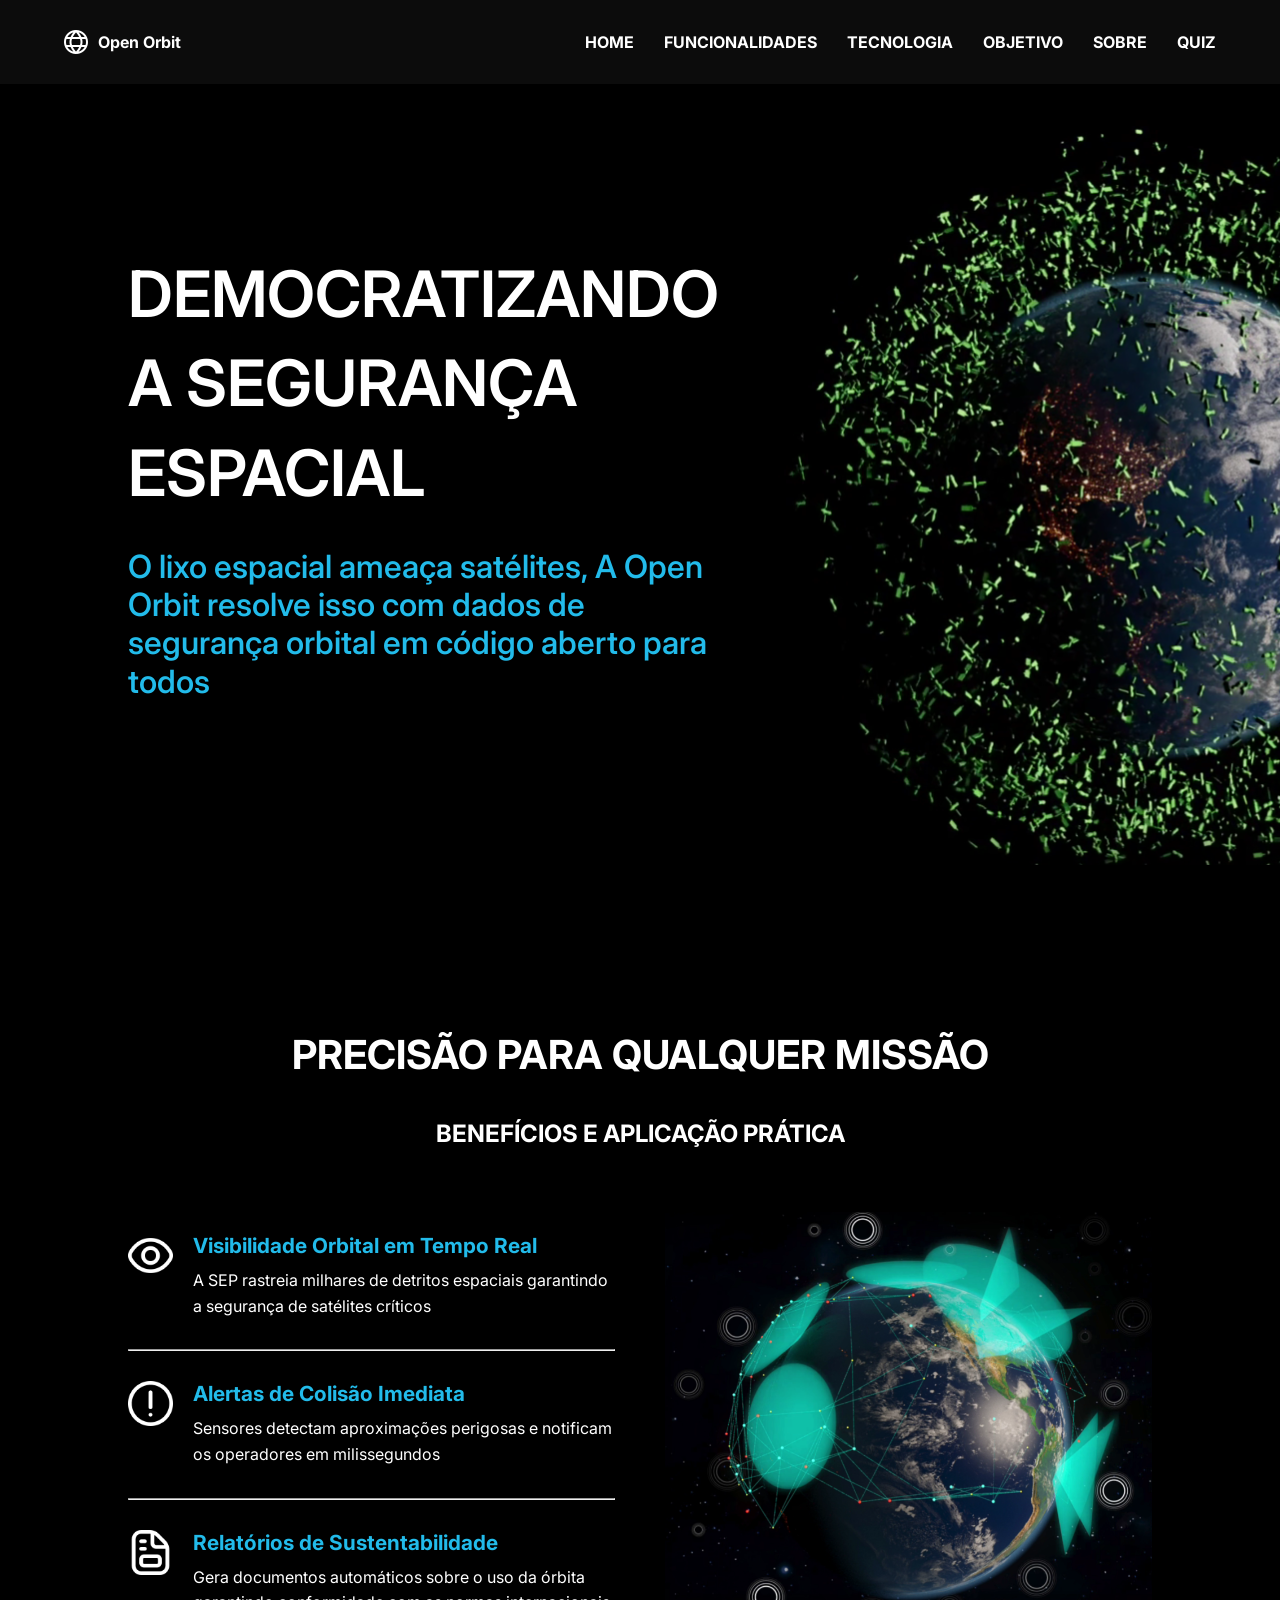
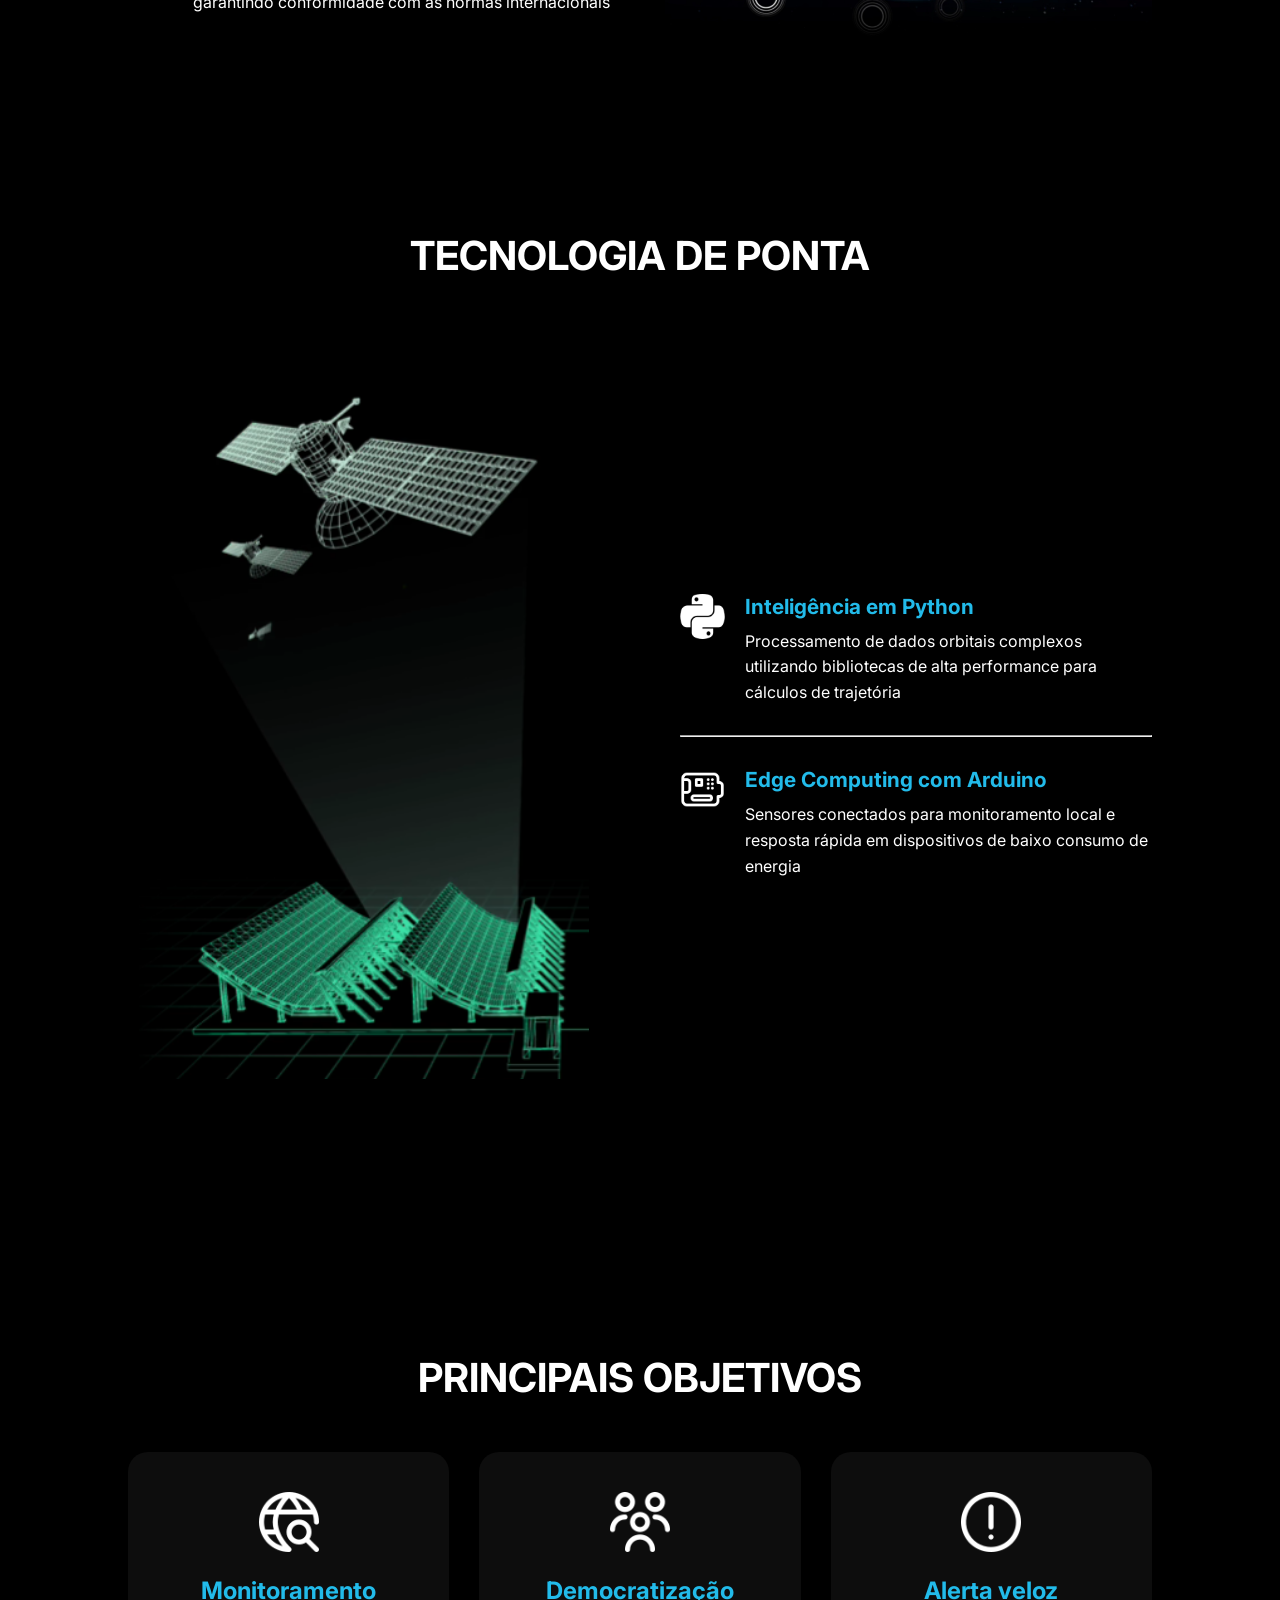
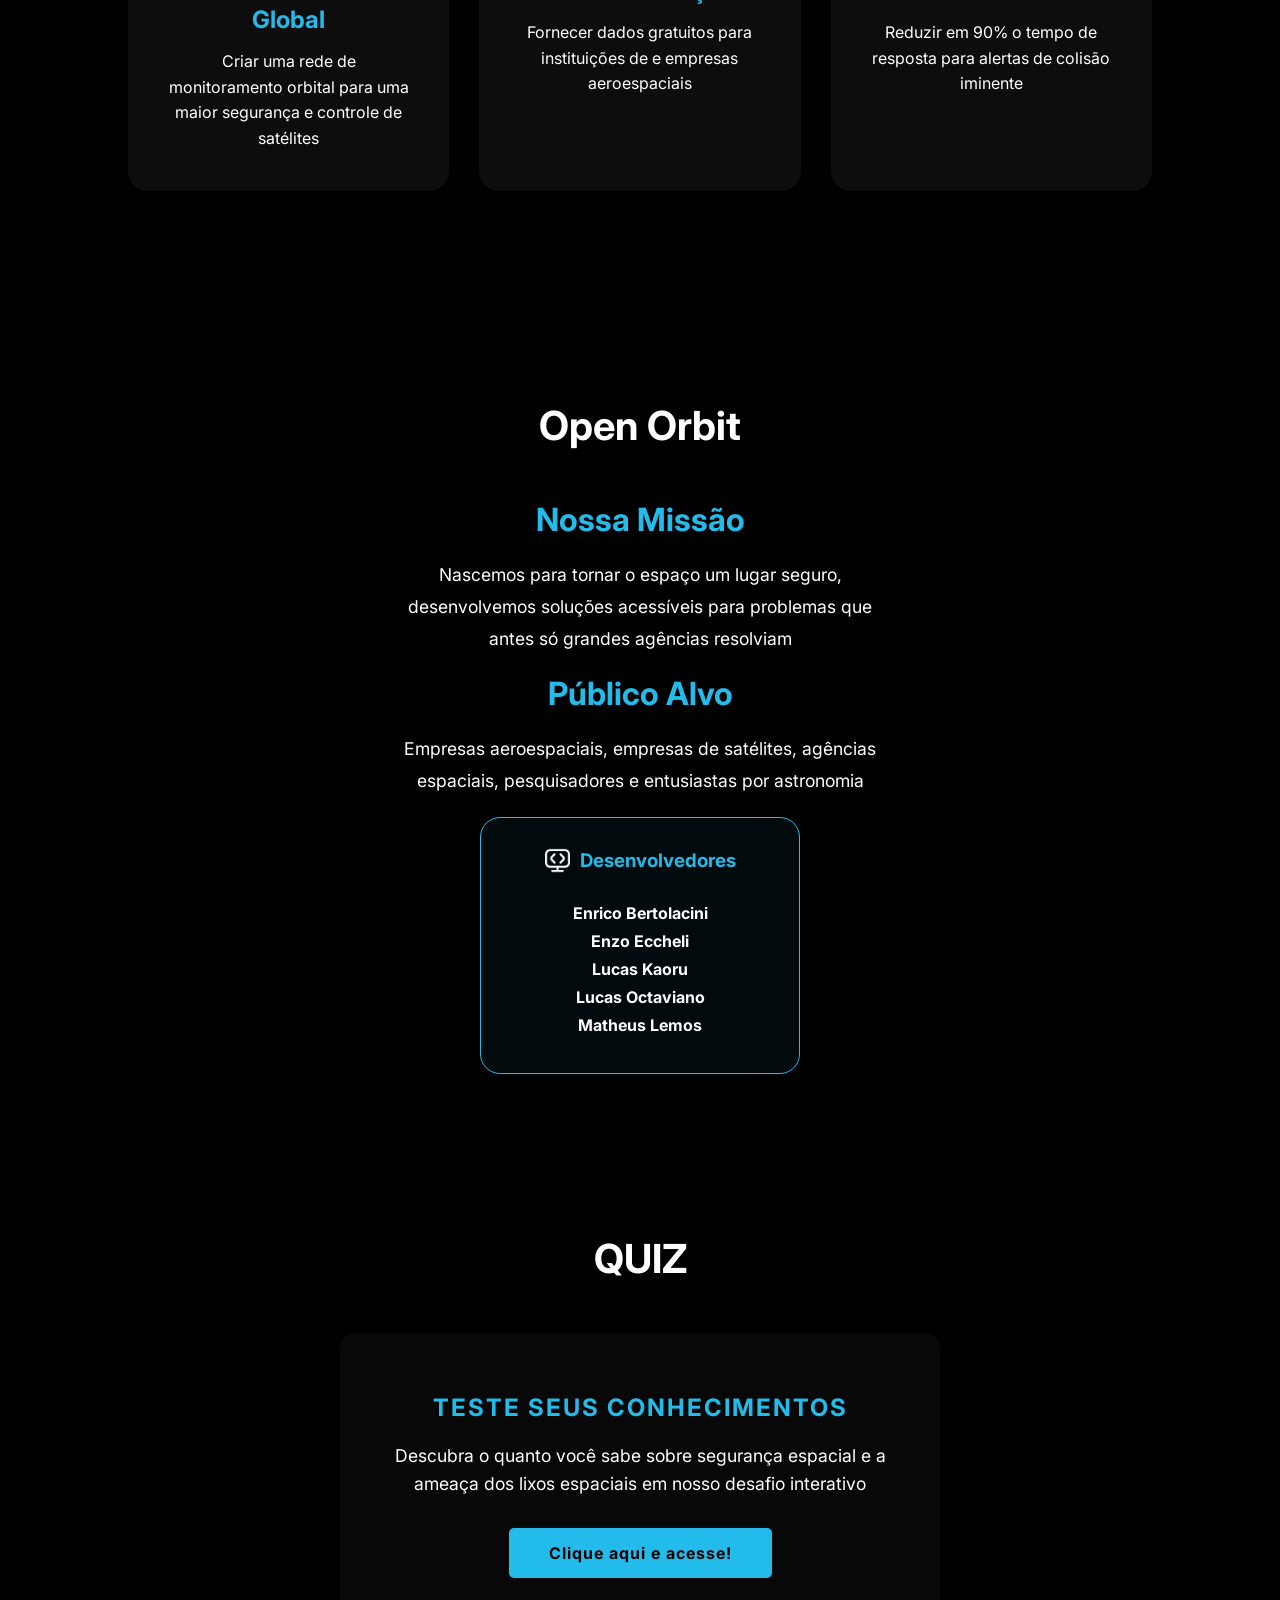
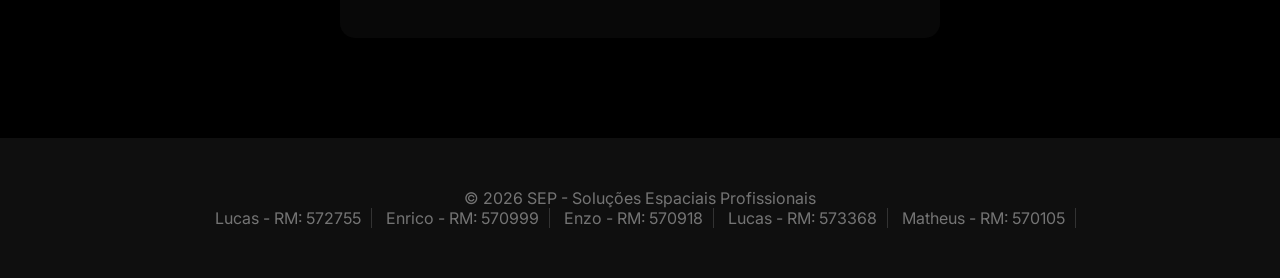
<file: index.html>
<!DOCTYPE html>
<html lang="pt-BR">
<head>
    <meta charset="UTF-8">
    <meta name="viewport" content="width=device-width, initial-scale=1.0">
    <title>Open Orbit</title>
    <link rel="stylesheet" href="style.css">
    <link rel="preconnect" href="https://fonts.googleapis.com">
    <link rel="preconnect" href="https://fonts.gstatic.com" crossorigin>
    <link href="https://fonts.googleapis.com/css2?family=Inter:ital,opsz,wght@0,14..32,100..900;1,14..32,100..900&display=swap" rel="stylesheet">
</head>
<body>
    <header>
        <nav>
            <div class="logo"><img src="./imgs/globo.png" alt="Logo SEP"><a href="#home">Open Orbit</a></div>
            <ul>
                <li><a href="#home">HOME</a></li>
                <li><a href="#funcionalidades">FUNCIONALIDADES</a></li>
                <li><a href="#tecnologia">TECNOLOGIA</a></li>
                <li><a href="#objetivo">OBJETIVO</a></li>
                <li><a href="#sobre">SOBRE</a></li>
                <li><a href="#quiz">QUIZ</a></li>
            </ul>
        </nav>
    </header>

    <main>
        <!-- seção de home -->

        <section id="home" class="secao-home">
            <div class="home-container">
                <div class="home-texto">
                    <h1>DEMOCRATIZANDO <br> A SEGURANÇA <br> ESPACIAL</h1>
                    <p>O lixo espacial ameaça satélites, A Open Orbit resolve isso com dados de segurança orbital em código aberto para todos</p>
                </div>
            </div>

            <div class="img-home">
                <img src="./imgs/terra.png" alt="foto representa a Terra com satélites">
            </div>
        </section>

        <!-- seção de funcionalidades -->

        <section class="secao-funcionalidades">
            <h1 class="titulo-secao">PRECISÃO PARA QUALQUER MISSÃO</h1>
            <h2 class="sub-secao">BENEFÍCIOS E APLICAÇÃO PRÁTICA</h2>

            <div class="funcionalidades-container" id="funcionalidades">
                <div class="textos-coluna">
                    <div class="inside-texto">
                        <div class="titulo-funcionalidade">
                            <img src="./imgs/visibilidade.png" alt="Icon de visibilidade" class="icon-funcionalidades">
                            <div class="texto-func">
                                <h2>Visibilidade Orbital em Tempo Real</h2>
                                <p>A SEP rastreia milhares de detritos espaciais garantindo a segurança de satélites críticos</p>
                            </div>
                        </div>
                    </div>
                
                    <hr>
                
                    <div class="inside-texto">
                        <div class="titulo-funcionalidade">
                            <img src="./imgs/alerta.png" alt="Icon de alerta" class="icon-funcionalidades">
                            <div class="texto-func">
                                <h2>Alertas de Colisão Imediata</h2>
                                <p>Sensores detectam aproximações perigosas e notificam os operadores em milissegundos</p>
                            </div>
                        </div>
                    </div>
                
                    <hr>
                
                    <div class="inside-texto">
                        <div class="titulo-funcionalidade">
                            <img src="./imgs/arquivo.png" alt="Icon de um arquivo" class="icon-funcionalidades">
                            <div class="texto-func">
                                <h2>Relatórios de Sustentabilidade</h2>
                                <p>Gera documentos automáticos sobre o uso da órbita garantindo conformidade com as normas internacionais</p>
                            </div>
                        </div>
                    </div>
                </div>

                <div class="imagem">
                    <img src="./imgs/satelites.png" alt="Mapa de satélites">
                </div>
            </div>
        </section>

        <!-- seção de tecnologia -->

        <section class="secao-tecnologia">
            <h1 class="titulo-secao">TECNOLOGIA DE PONTA</h1>
        
            <div class="tecnologia-container" id="tecnologia">
                <div class="imagem-tech">
                    <img src="./imgs/tecnologia.png" alt="Representação de Tecnológica">
                </div>
            
                <div class="textos-coluna">
                    <div class="inside-texto">
                        <div class="titulo-funcionalidade">
                            <img src="./imgs/python.png" alt="Logo de Python" class="icon-funcionalidades">
                            <div class="texto-func">
                                <h2>Inteligência em Python</h2>
                                <p>Processamento de dados orbitais complexos utilizando bibliotecas de alta performance para cálculos de trajetória</p>
                            </div>
                        </div>
                    </div>
                
                    <hr>
                
                    <div class="inside-texto">
                        <div class="titulo-funcionalidade">
                            <img src="./imgs/arduino.png" alt="Icon de arduino" class="icon-funcionalidades">
                            <div class="texto-func">
                                <h2>Edge Computing com Arduino</h2>
                                <p>Sensores conectados para monitoramento local e resposta rápida em dispositivos de baixo consumo de energia</p>
                            </div>
                        </div>
                    </div>
                </div>
            </div>
        </section>

        <!-- seção de objetivo  -->

        <section id="objetivo" class="secao-objetivo">
            <h1 class="titulo-secao">PRINCIPAIS OBJETIVOS</h1>

            <div class="objetivo-container">
                <div class="obj-card">
                    <img src="./imgs/global.png" alt="Icon de um globo Monitoramento">
                    <h3>Monitoramento Global</h3>
                    <p>Criar uma rede de monitoramento orbital para uma maior segurança e controle de satélites</p>
                </div>
            
                <div class="obj-card">
                    <img src="./imgs/pessoas.png" alt="Icon de pessoas">
                    <h3>Democratização</h3>
                    <p>Fornecer dados gratuitos para instituições de e empresas aeroespaciais</p>
                </div>
            
                <div class="obj-card">
                    <img src="./imgs/alerta.png" alt="Icon de alerta">
                    <h3>Alerta veloz</h3>
                    <p>Reduzir em 90% o tempo de resposta para alertas de colisão iminente</p>
                </div>
            </div>
        </section>

        <!-- seção de sobre -->

        <section class="secao-sobre">
            <h1 class="titulo-secao">Open Orbit</h1>

            <div class="sobre-container" id="sobre">
                <div class="sobre-texto">
                    <h2>Nossa Missão</h2>
                    <p>Nascemos para tornar o espaço um lugar seguro, desenvolvemos soluções acessíveis para problemas que antes só grandes agências resolviam</p>

                    <h2>Público Alvo</h2>
                    <p>Empresas aeroespaciais, empresas de satélites, agências espaciais, pesquisadores e entusiastas por astronomia</p>
                </div>
            </div>

            <div class="sobre-grupo">
                <div class="card-grupo">
                    <div class="titulo-grupo">
                        <img src="./imgs/desenvolvedor.png" alt="Icon de computador">
                        <h3>Desenvolvedores</h3>
                    </div>

                    <ul>
                        <li>Enrico Bertolacini </li>
                        <li>Enzo Eccheli </li>
                        <li>Lucas Kaoru </li>
                        <li>Lucas Octaviano</li>
                        <li>Matheus Lemos</li>
                    </ul>
                </div>
            </div>
        </section>

        <!-- seção do quiz -->

        <section class="secao-quiz">
            <h1 class="titulo-secao">QUIZ</h1>

            <div id="quiz" class="quiz-container">
                <div class="quiz-card">
                        <h2>TESTE SEUS CONHECIMENTOS</h2>
                        <p>Descubra o quanto você sabe sobre segurança espacial e a ameaça dos lixos espaciais em nosso desafio interativo</p>
                        <a href="./src/quiz/index.html" class="btn-quiz">Clique aqui e acesse!</a>
                </div>
            </div>
        </section>
    </main>

    <footer>
        <div class="rodape-container">
            <p>&copy; 2026 SEP - Soluções Espaciais Profissionais</p>
            
            <div class="integrantes">
                <span>Lucas - RM: 572755</span>
                <span>Enrico - RM: 570999</span>
                <span>Enzo - RM: 570918</span>
                <span>Lucas - RM: 573368</span>
                <span>Matheus - RM: 570105</span>
            </div>
        </div>
    </footer>
</body>
</html>
</file>
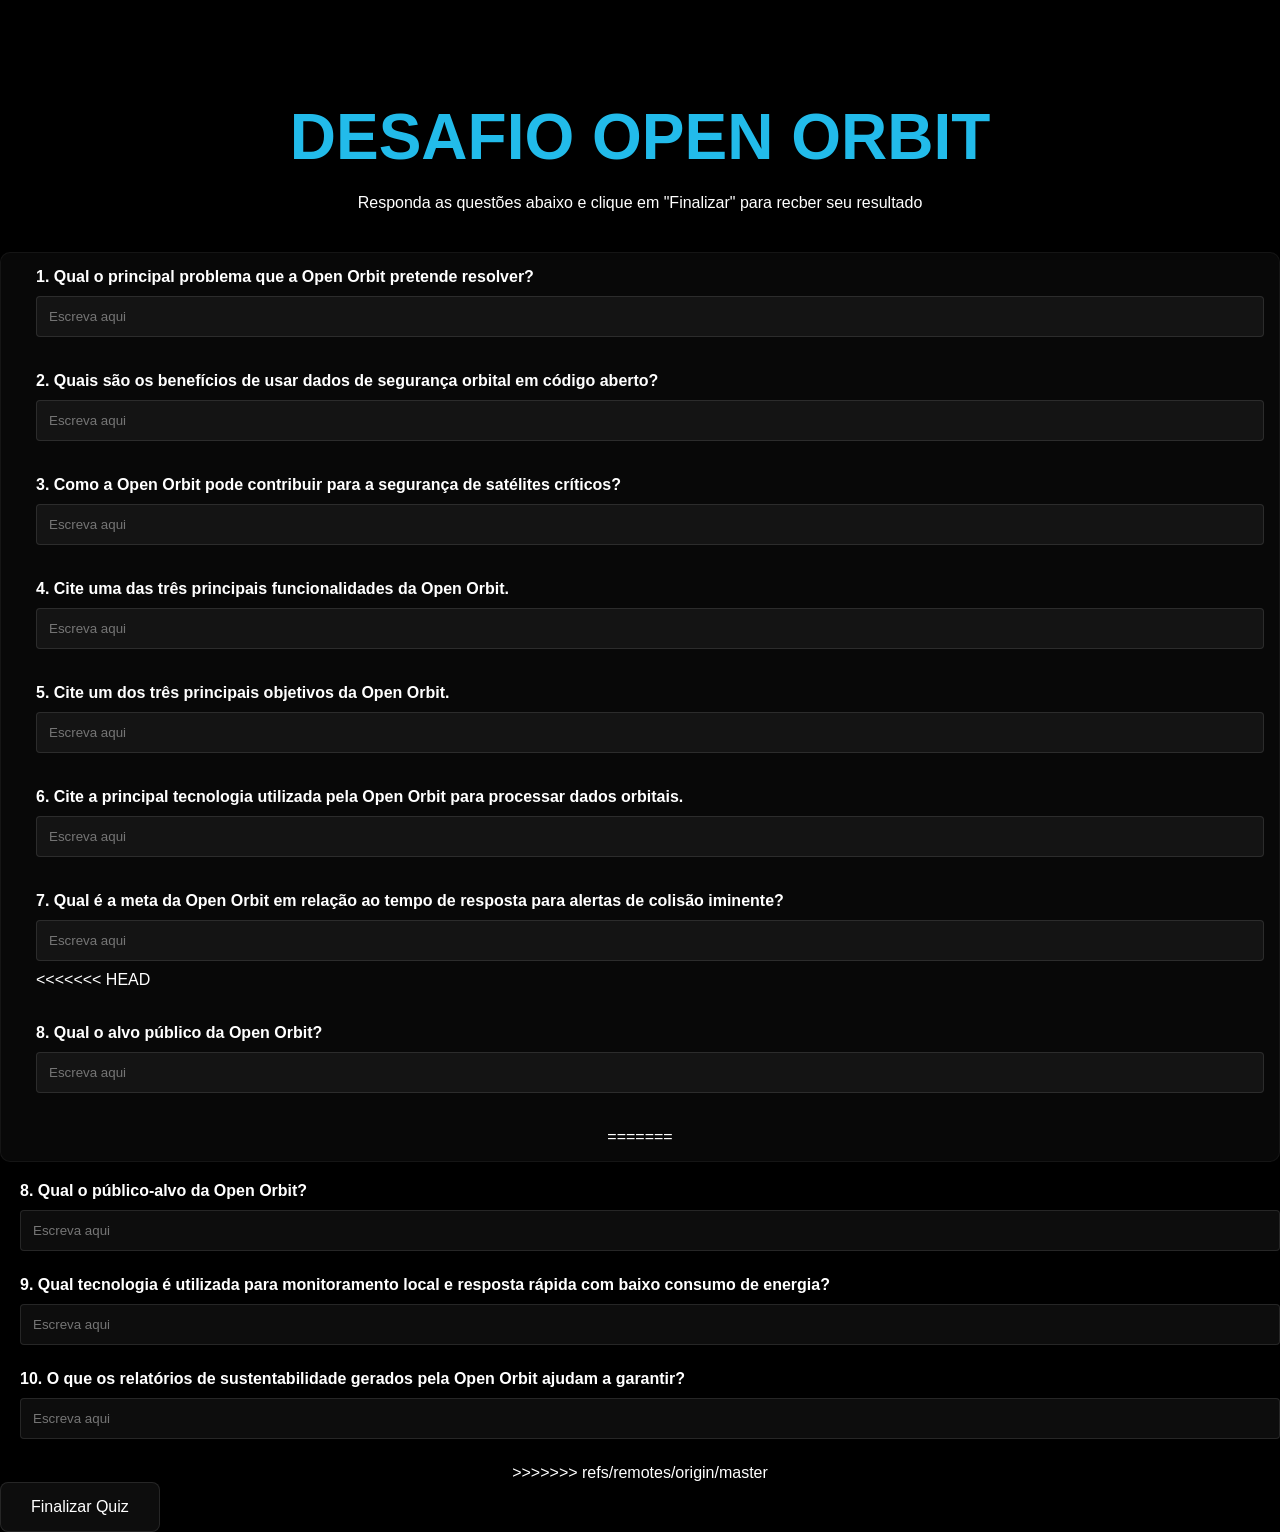
<file: src/quiz/index.html>
<!DOCTYPE html>
<html lang="pt-BR">
<head>
    <meta charset="UTF-8">
    <meta name="viewport" content="width=device-width, initial-scale=1.0">
    <title>QUIZ</title>
    <link rel="stylesheet" href="style.css">
</head>
<body>
    <div class="quiz-container">
        <h1>DESAFIO OPEN ORBIT</h1>
        <p>Responda as questões abaixo e clique em "Finalizar" para recber seu resultado</p>

        <form id="quiz-formes" class="quiz-formes">
            <div class="quiz-pergunta">
                <label>1. Qual o principal problema que a Open Orbit pretende resolver?</label>
                <input type="text" class="resposta" placeholder="Escreva aqui">
            </div>
            <div class="quiz-pergunta">
                <label>2. Quais são os benefícios de usar dados de segurança orbital em código aberto?</label>
                <input type="text" class="resposta" placeholder="Escreva aqui">
            </div>
            <div class="quiz-pergunta">
                <label>3. Como a Open Orbit pode contribuir para a segurança de satélites críticos?</label>
                <input type="text" class="resposta" placeholder="Escreva aqui">
            </div>
            <div class="quiz-pergunta">
                <label>4. Cite uma das três principais funcionalidades da Open Orbit.</label>
                <input type="text" class="resposta" placeholder="Escreva aqui">
            </div>
            <div class="quiz-pergunta">
                <label>5. Cite um dos três principais objetivos da Open Orbit.</label>
                <input type="text" class="resposta" placeholder="Escreva aqui">
            </div>
            <div class="quiz-pergunta">
                <label>6. Cite a principal tecnologia utilizada pela Open Orbit para processar dados orbitais.</label>
                <input type="text" class="resposta" placeholder="Escreva aqui">
            </div>
            <div class="quiz-pergunta">
                <label>7. Qual é a meta da Open Orbit em relação ao tempo de resposta para alertas de colisão iminente?</label>
                <input type="text" class="resposta" placeholder="Escreva aqui">
<<<<<<< HEAD
            </div>              
            <div class="quiz-pergunta">
                <label>8. Qual o alvo público da Open Orbit?</label>
                <input type="text" class="resposta" placeholder="Escreva aqui">
            </div>                            
=======
            </div>          
            <div class="quiz-pergunta">
                <label>8. Qual o público-alvo da Open Orbit?</label>
                <input type="text" class="resposta" placeholder="Escreva aqui">
            </div>
            <div class="quiz-pergunta">
                <label>9. Qual tecnologia é utilizada para monitoramento local e resposta rápida com baixo consumo de energia?</label>
                <input type="text" class="resposta" placeholder="Escreva aqui">
            </div>
            <div class="quiz-pergunta">
                <label>10. O que os relatórios de sustentabilidade gerados pela Open Orbit ajudam a garantir?</label>
                <input type="text" class="resposta" placeholder="Escreva aqui">
            </div>       
>>>>>>> refs/remotes/origin/master
            <button type="submit" class="botao-quiz">Finalizar Quiz</button>
        </form>
    </div>
    <script src="script.js"></script>
</body>
</html>
</file>
<file: style.css>
@import url('https://fonts.googleapis.com/css2?family=Inter:ital,opsz,wght@0,14..32,100..900;1,14..32,100..900&display=swap');

:root {
    --cor-primaria: rgb(34, 187, 234);
    --cor-texto: white;
}


* {
    margin: 0;
    padding: 0px;
    box-sizing: border-box; 
}

body {
    background-color: black;
    font-family: 'Inter', sans-serif;
    padding-top: 130px; 
    margin: 0;
    box-sizing: border-box; 
}

html {
    scroll-behavior: smooth;
    scroll-padding-top: 180px; 
}

/* Barra de Navegação */

nav {
    display: flex;
    justify-content: space-between;
    align-items: center;
    padding: 30px 5%;
    position: fixed;
    top: 0;
    left: 0;
    width: 100%; 
    color: var(--cor-texto);
    font-weight: bold;
    background: rgba(13, 13, 13, 0.95);
}

nav ul {
    display: flex;
    list-style: none;
    gap: 30px;
}

nav ul li a {
    text-decoration: none;
    color: var(--cor-texto);
    transition: 0.3s;
}

.logo {
    gap: 10px;
    display: flex;
    align-items: center;
}

.logo a {

    text-decoration: none;
    color: var(--cor-texto);
    transition: 0.3s;
}

/* seção da home */

.secao-home {
    height: 80vh;
    display: flex;
    align-items: center;
    color: var(--cor-texto);
    font-weight: 500;
    padding: 10%;
}

.secao-home h1 {
    font-size: 4rem;
    color: var(--cor-texto);
    line-height: 1.4;
    font-weight: 600;
}

.secao-home p {
    font-size: 2rem;
    color: var(--cor-primaria);
    margin: 0 auto 15px auto;
    line-height: 1.2;
    font-weight: 550;
    margin: 30px 0;
}

.home-container {
    display: flex;
    align-items: center;
    justify-content: space-between;
    width: 100%;
    gap: 40px; 
}

.home-texto {
    flex: 1.2; 
}

.img-home {
    flex: 1;
    display: flex;
    justify-content: center;
}

/* seção de funcionalidades */

.funcionalidades-container {
    display: flex;
    width: 100%;
    align-items: center;
    justify-content: space-between;
    padding: 5% 10%;
    gap: 50px;
    flex-wrap: wrap;
    margin-bottom: 80px;
}

.secao-funcionalidades {
    padding-top: 80px;
}

.secao-funcionalidades h1 {
    width: 100%;
    text-align: center;
    color: var(--cor-texto);
    margin-top: 80px;
    padding: 20px;
    font-size: 2.5rem;
    font-weight: bold;
}

.sub-secao {
    text-align: center;
    color: var(--cor-texto);
    margin-top: 20px;
}

.textos-coluna {
    flex: 1;
    min-width: 320px;
    display: flex;
    flex-direction: column;
    gap: 30px;
}

.inside-texto {
    display: flex;
    flex-direction: column;
    justify-content: center;
    color: var(--cor-texto);
}

.titulo-funcionalidade {
    display: flex;
    align-items: flex-start;
    gap: 20px;
}

.icon-funcionalidades {
    width: 45px;
    height: 45px;
    object-fit: contain;
    flex-shrink: 0;
}

.texto-func h2 {
    color: var(--cor-primaria);
    font-size: 1.3rem;
    margin: 0;
}

.texto-func p {
    font-size: 1rem;
    color: var(--cor-texto);
    margin-top: 10px;
    line-height: 1.6;
}

.imagem {
    flex: 1;
    min-width: 300px;
    display: flex;
    justify-content: center;
    align-items: center;
}

.imagem img {
    width: 100%;
    max-width: 500px;
    height: auto;

}

/* seção de tecnologia */

.titulo-secao {
    width: 100%;
    text-align: center;
    color: var(--cor-texto);
    margin-top: 80px ;
    padding: 50px;
    font-size: 2.5rem;
}

.secao-tecnologia {
    padding-bottom: 80px;
}

.tecnologia-container {
    display: flex;
    flex-direction: row;
    align-items: center;
    justify-content: space-between;
    padding: 5% 10%;
    gap: 80px;
}

.imagem-tech {
    flex: 1;
    display: flex;
    justify-content: center;
}

.imagem-tech img {
    width: 100%;
    max-width: 450px;
}

/* seção de objetivo */

.secao-objetivo {
    padding-bottom: 80px;
}

.objetivo-container {
    display: flex;
    justify-content: center;
    flex-wrap: wrap; 
    gap: 30px;
    padding: 0 10%;
}

.obj-card {
    background: rgba(255, 255, 255, 0.05); 
    padding: 40px;
    border-radius: 20px;
    flex: 1;
    min-width: 300px; 
    max-width: 400px;
    text-align: center;
    transition: 0.4s;
}

.obj-card:hover {
    transform: translateY(-10px);
}

.obj-card img {
    width: 60px;
    margin-bottom: 20px;
}

.obj-card h3 {
    color: var(--cor-primaria);
    margin-bottom: 15px;
    font-size: 1.5rem;
}

.obj-card p {
    color: var(--cor-texto);
    font-size: 1rem;
    line-height: 1.6;
}

/* seção de sobre */

.secao-sobre {
    padding-bottom: 30px;
}

.sobre-container {
    display: flex;
    justify-content: space-between;
    align-items: flex-start;
    padding: 0 10%;
    gap: 60px;
}

.sobre-texto {
    color: var(--cor-texto);
    max-width: 500px;
    margin: 0 auto;
}

.sobre-texto h2 {
    color: var(--cor-primaria);
    font-size: 2rem;
    text-align: center;
    margin-bottom: 20px;
}

.sobre-texto p {
    font-size: 1.1rem;
    line-height: 1.8;
    color: var(--cor-texto);
    text-align: center;
    margin-bottom: 20px;
}

.sobre-grupo {
    flex: 1;
}

.card-grupo {
    background: rgba(34, 187, 234, 0.05);
    border: 1px solid var(--cor-primaria);
    padding: 30px;
    border-radius: 20px;
    max-width: 320px;
    display: flex;  
    margin: 0 auto;
    flex-direction: column;
    align-items: center;
}

.titulo-grupo {
    display: flex;
    align-items: center;
    gap: 10px;
    margin-bottom: 10px;
}

.card-grupo h3 {
    color: var(--cor-primaria);
    text-align: center;
}

.card-grupo img {
    width: 25px;
    height: auto;
}

.card-grupo ul {
    list-style: none;
    margin-top: 20px;
}

.card-grupo ul li {
    color: var(--cor-texto);
    margin-bottom: 8px;
    font-weight: bold;
    text-align: center;
}

/* seção do quiz */

.secao-quiz {
    padding-bottom: 100px;
    display: flex;
    flex-direction: column;
    justify-content: center;
    align-items: center;
}

.quiz-card {
    background: rgba(255, 255, 255, 0.03);
    padding: 60px 40px;
    border-radius: 15px;
    text-align: center;
    max-width: 600px;
    transition: transform 0.3s ease;
}

.quiz-card:hover {
    transform: translateY(-5px);
}

.quiz-card h2 {
    color: var(--cor-primaria);
    margin-bottom: 20px;
    letter-spacing: 2px;
}

.quiz-card p {
    color: var(--cor-texto);
    margin-bottom: 30px;
    line-height: 1.6;
    font-size: 1.1rem;
}

.btn-quiz {
    display: inline-block;
    padding: 15px 40px;
    background-color: var(--cor-primaria);
    color: #000;
    text-decoration: none;
    font-weight: 700;
    border-radius: 5px;
    letter-spacing: 1px;
}

.btn-quiz:hover {
    background-color: white;
}

/* seção de roda pé */

footer {
    background: #0f0f0f;
    padding: 50px 10%;
    text-align: center;
    color: rgb(116, 116, 116);
}

.integrantes span {
    border-right: 1px solid #333;
    padding-right: 10px;
    padding-left: 10px;
}
</file>
<file: src/quiz/style.css>
:root {
    --cor-primaria: rgb(34, 187, 234);
    --cor-texto: white;
}

* {
    margin: 0;
    padding: 0px;
    box-sizing: border-box; 
}

body {
    background-color: black;
    font-family: 'Inter', sans-serif;
    padding-top: 100px; 
    text-align: center;
    color: var(--cor-texto);
    margin: 0; 
}

/* seção do quiz */

.quiz-container h1 {
    font-size: 4rem;
    padding-bottom: 20px;
    color: var(--cor-primaria);
}

.quiz-container p {
    font-size: 1rem;
    padding-bottom: 40px;
}

.quiz-formes {
    background: rgba(255, 255, 255, 0.03); 
    border: 1px solid rgba(109, 109, 109, 0.134);
    padding: 15px;
    margin-bottom: 20px;
    border-radius: 10px; 
    display: flex;
    flex-direction: column;
    gap: 10px;
    transition: transform 0.3s ease, border-color 0.3s ease;
}

.quiz-pergunta {
    padding-bottom: 25px;
    padding-left: 20px;
    text-align: left;
    display: flex;
    flex-direction: column;
    gap: 10px;
}

.quiz-pergunta label {
    font-size: 1rem;
    color: var(--cor-texto);
    font-weight: 700;
}

.resposta {
    background: rgba(255, 255, 255, 0.05);
    border: 1px solid rgba(255, 255, 255, 0.1);
    padding: 12px;
    border-radius: 4px;
    color: white;
    outline: none;
    transition: 0.3s;
}

.resposta:focus {
    border-color: var(--cor-primaria);
    background: rgba(10, 54, 68, 0.05);
}

.botao-quiz {
    background: rgba(255, 255, 255, 0.05);
    border: 1px solid rgba(255, 255, 255, 0.1);
    padding: 15px 30px;
    align-self: center;
    display: flex;
    color: var(--cor-texto);
    border-radius: 8px;
    cursor: pointer;
    font-size: 1rem;
    transition: 0.3s;
}

.botao-quiz:hover {
    background: rgba(255, 255, 255, 0.08);
    border-color: var(--cor-primaria);
    translate: -2px -2px;
}

.botao-quiz:active {
    translate: 2px 2px;
}
</file>
